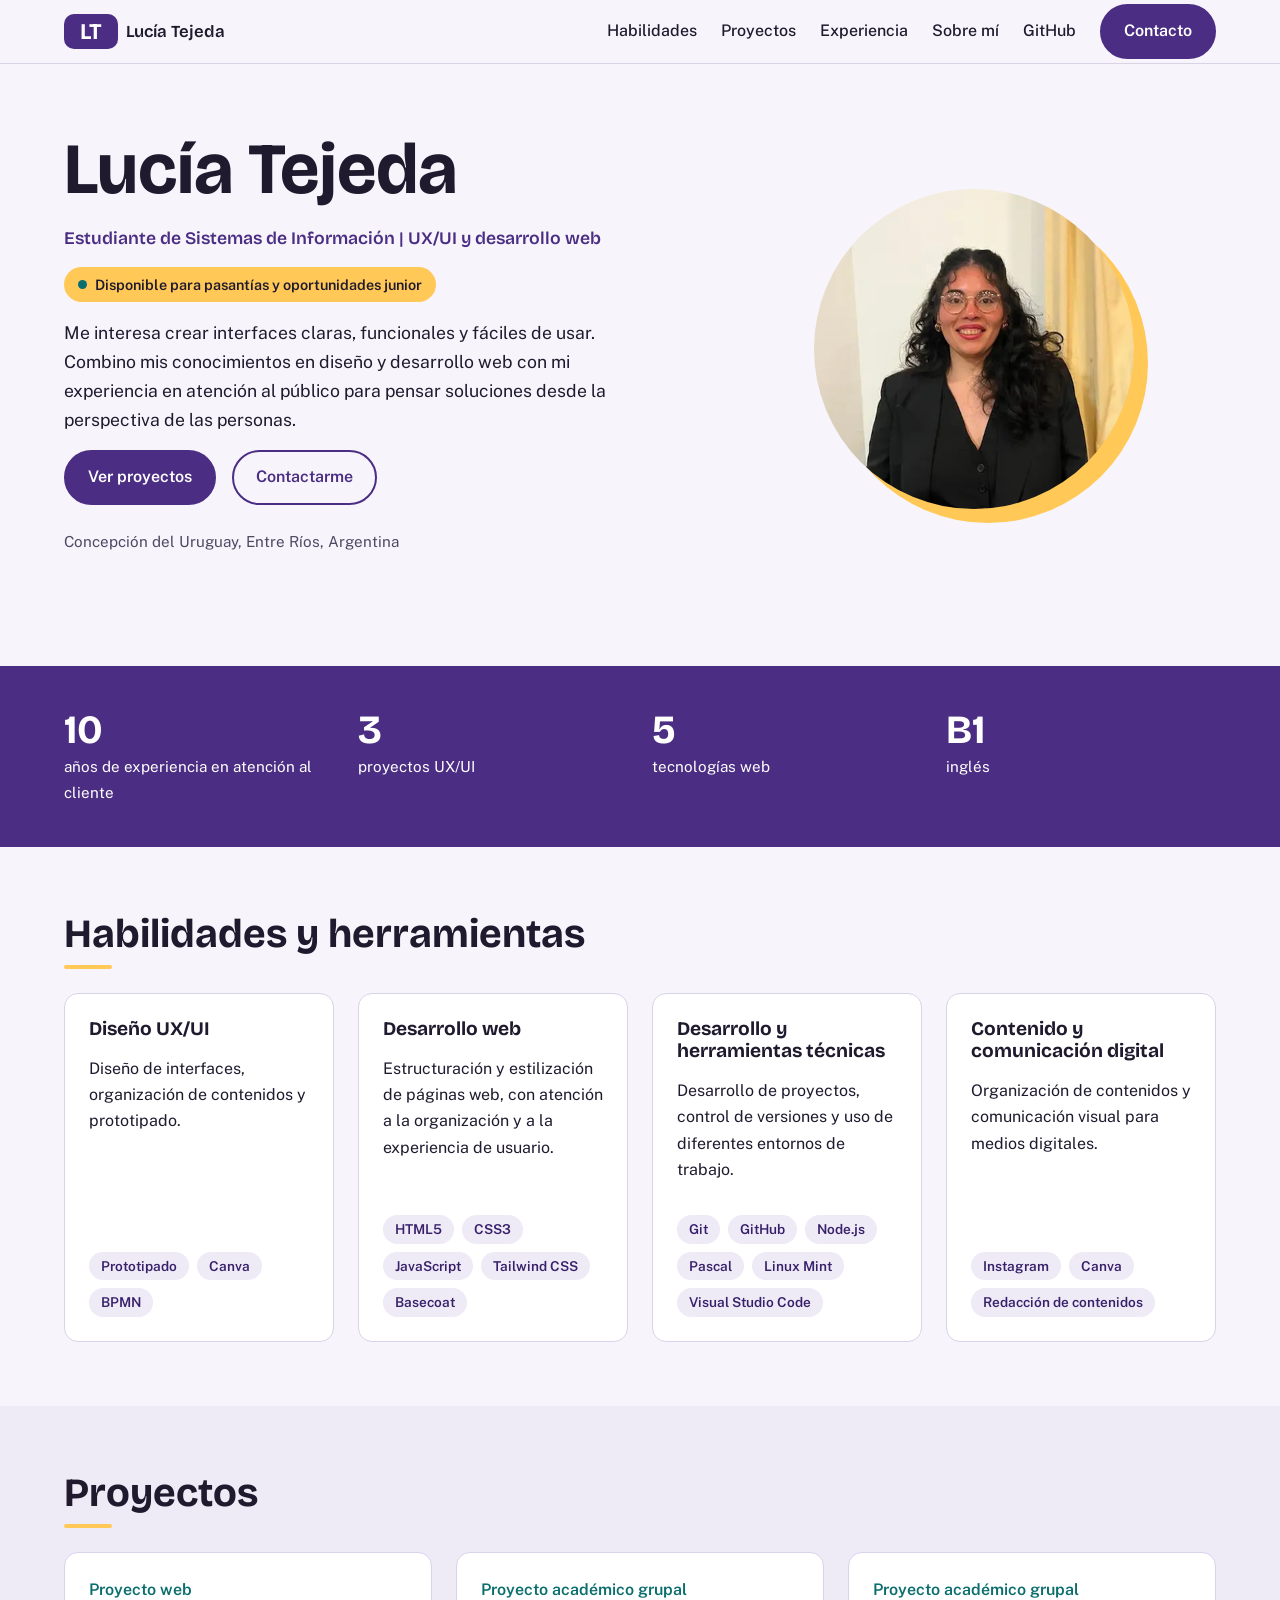
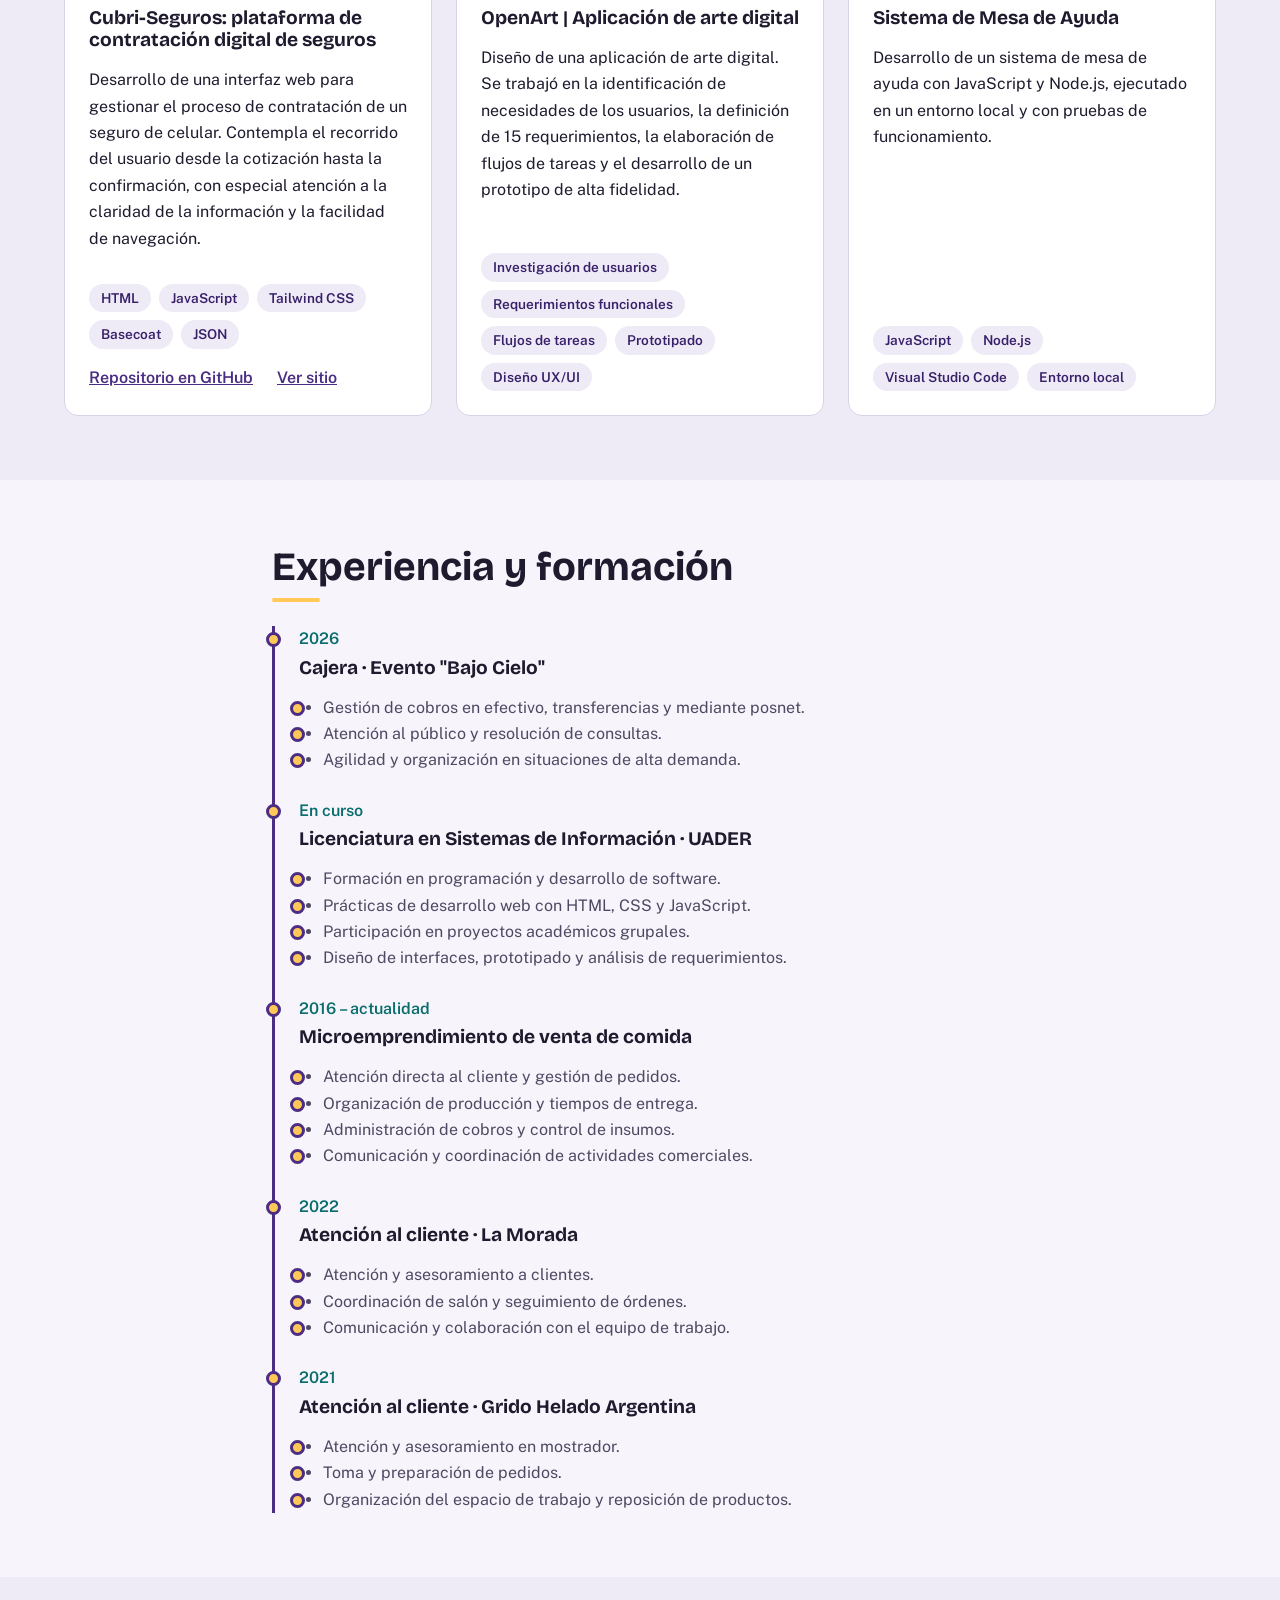
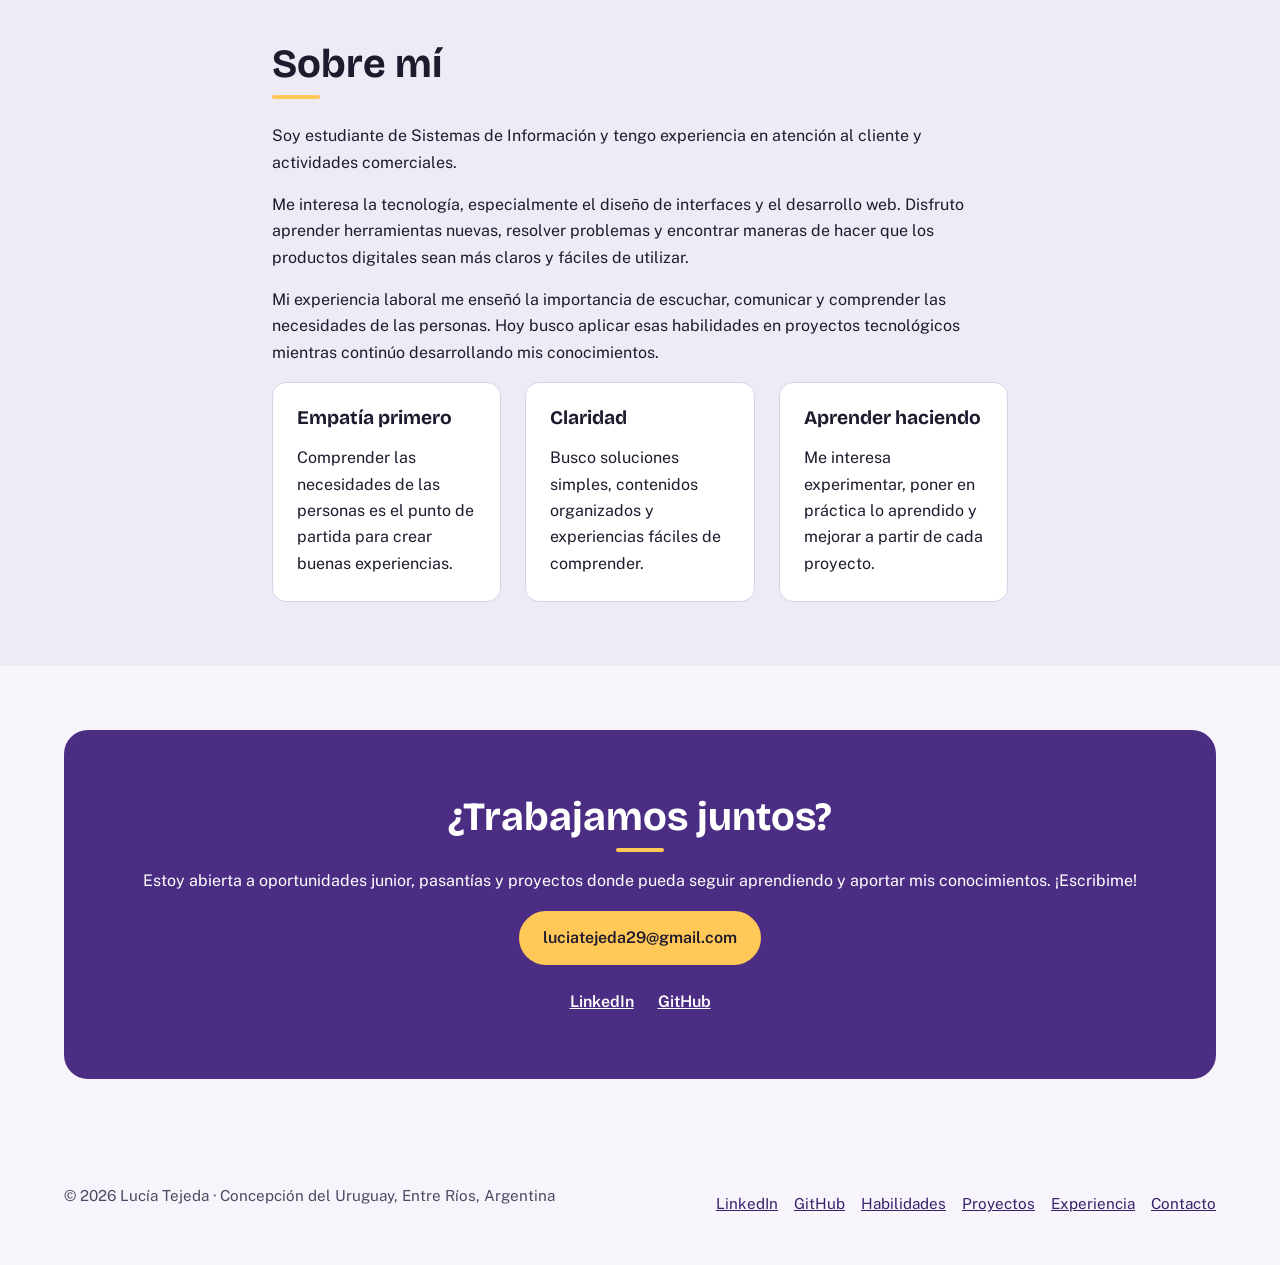
<file: index.html>
<!DOCTYPE html>
<html lang="es">
<head>
  <meta charset="UTF-8">
  <meta name="viewport" content="width=device-width, initial-scale=1">
  <title>Lucía Tejeda · Estudiante de Sistemas de Información | UX/UI y desarrollo web</title>
  <meta name="description" content="Portfolio de Lucía Tejeda, estudiante de Sistemas de Información. Interfaces claras, funcionales y fáciles de usar, con HTML, CSS y JavaScript.">
  <meta name="theme-color" content="#4B2E83">
  <meta property="og:type" content="website">
  <meta property="og:title" content="Lucía Tejeda · UX/UI y desarrollo web">
  <meta property="og:description" content="Portfolio de Lucía Tejeda, estudiante de Sistemas de Información. Interfaces claras, funcionales y fáciles de usar, con HTML, CSS y JavaScript.">
  <meta property="og:image" content="https://luciatejeda29-prog.github.io/portfolio-lucia/assets/img/og-image.png">
  <link rel="icon" href="assets/favicon.svg" type="image/svg+xml">
  <link rel="preconnect" href="https://fonts.googleapis.com">
  <link rel="preconnect" href="https://fonts.gstatic.com" crossorigin>
  <link href="https://fonts.googleapis.com/css2?family=Bricolage+Grotesque:wght@600;700&family=Public+Sans:wght@400;500;600&display=swap" rel="stylesheet">
  <link rel="stylesheet" href="css/styles.css">
</head>
<body>
  <a class="skip" href="#main">Saltar al contenido</a>

  <header class="site-header">
    <div class="wrap bar">
     <div class="brand"><a class="logo" href="#inicio" aria-label="Lucía Tejeda, ir al inicio">LT</a><span class="brand-name" aria-hidden="true">Lucía Tejeda</span></div>
      <button class="menu-btn" aria-expanded="false" aria-controls="menu" aria-label="Abrir menú">
        <span></span><span></span><span></span>
      </button>
      <nav id="menu" class="menu" aria-label="Principal">
        <ul>
          <li><a href="#habilidades">Habilidades</a></li>
          <li><a href="#proyectos">Proyectos</a></li>
          <li><a href="#experiencia">Experiencia</a></li>
          <li><a href="#sobre-mi">Sobre mí</a></li>
          <li><a href="https://github.com/luciatejeda29-prog" target="_blank" rel="noopener noreferrer">GitHub</a></li>
          <li><a class="btn btn-primary" href="#contacto">Contacto</a></li>
        </ul>
      </nav>
    </div>
  </header>

  <main id="main">
    <section id="inicio" class="hero">
      <div class="wrap hero-grid">
        <div>
    
          <h1>Lucía Tejeda</h1>
          <p class="role">Estudiante de Sistemas de Información | UX/UI y desarrollo web</p>
          <p class="badge"><span aria-hidden="true"></span>Disponible para pasantías y oportunidades junior</p>
          <p class="lead">Me interesa crear interfaces claras, funcionales y fáciles de usar. Combino mis conocimientos en diseño y desarrollo web con mi experiencia en atención al público para pensar soluciones desde la perspectiva de las personas.</p>
          <div class="actions">
            <a class="btn btn-primary" href="#proyectos">Ver proyectos</a>
            <a class="btn btn-secondary" href="#contacto">Contactarme</a>
          </div>
          <p class="meta">Concepción del Uruguay, Entre Ríos, Argentina</p>
        </div>
        <figure class="portrait">
          <img src="assets/img/lucia.webp" width="480" height="480" alt="Retrato de Lucía Tejeda: sonríe, usa anteojos y tiene el pelo oscuro y rizado.">
        </figure>
      </div>
    </section>

    <section class="stats" aria-label="Datos destacados">
      <div class="wrap stats-grid">
        <div class="stat"><strong>10</strong><span>años de experiencia en atención al cliente</span></div>
        <div class="stat"><strong>3</strong><span>proyectos UX/UI</span></div>
        <div class="stat"><strong>5</strong><span>tecnologías web</span></div>
        <div class="stat"><strong>B1</strong><span>inglés</span></div>
      </div>
    </section>

    <section id="habilidades" class="section">
      <div class="wrap">
        <h2>Habilidades y herramientas</h2>
        <div class="grid grid-4">
          <article class="card">
            <h3>Diseño UX/UI</h3>
            <p>Diseño de interfaces, organización de contenidos y prototipado.</p>
            <ul class="chips"><li>Prototipado</li><li>Canva</li><li>BPMN</li></ul>
          </article>
          <article class="card">
            <h3>Desarrollo web</h3>
            <p>Estructuración y estilización de páginas web, con atención a la organización y a la experiencia de usuario.</p>
            <ul class="chips"><li>HTML5</li><li>CSS3</li><li>JavaScript</li><li>Tailwind CSS</li><li>Basecoat</li></ul>
          </article>
          <article class="card">
            <h3>Desarrollo y herramientas técnicas</h3>
            <p>Desarrollo de proyectos, control de versiones y uso de diferentes entornos de trabajo.</p>
            <ul class="chips"><li>Git</li><li>GitHub</li><li>Node.js</li><li>Pascal</li><li>Linux Mint</li><li>Visual Studio Code</li></ul>
          </article>
          <article class="card">
            <h3>Contenido y comunicación digital</h3>
            <p>Organización de contenidos y comunicación visual para medios digitales.</p>
            <ul class="chips"><li>Instagram</li><li>Canva</li><li>Redacción de contenidos</li></ul>
          </article>
        </div>
      </div>
    </section>

    <section id="proyectos" class="section alt">
      <div class="wrap">
        <h2>Proyectos</h2>
        <div class="grid grid-3">
          <article class="card project">
            <p class="year">Proyecto web</p>
            <h3><a class="stretched" href="caso-estudio-seguros.html">Cubri-Seguros: plataforma de contratación digital de seguros</a></h3>
            <p>Desarrollo de una interfaz web para gestionar el proceso de contratación de un seguro de celular. Contempla el recorrido del usuario desde la cotización hasta la confirmación, con especial atención a la claridad de la información y la facilidad de navegación.</p>
            <ul class="chips"><li>HTML</li><li>JavaScript</li><li>Tailwind CSS</li><li>Basecoat</li><li>JSON</li></ul>
            <p class="proj-links">
              <a href="https://github.com/luciatejeda29-prog/cubri-seguros" target="_blank" rel="noopener noreferrer">Repositorio en GitHub</a>
              <a href="https://luciatejeda29-prog.github.io/cubri-seguros/" target="_blank" rel="noopener noreferrer">Ver sitio</a>
            </p>
          </article>
          <article class="card project">
            <p class="year">Proyecto académico grupal</p>
            <h3>OpenArt | Aplicación de arte digital</h3>
            <p>Diseño de una aplicación de arte digital. Se trabajó en la identificación de necesidades de los usuarios, la definición de 15 requerimientos, la elaboración de flujos de tareas y el desarrollo de un prototipo de alta fidelidad.</p>
            <ul class="chips"><li>Investigación de usuarios</li><li>Requerimientos funcionales</li><li>Flujos de tareas</li><li>Prototipado</li><li>Diseño UX/UI</li></ul>
          </article>
          <article class="card project">
            <p class="year">Proyecto académico grupal</p>
            <h3>Sistema de Mesa de Ayuda</h3>
            <p>Desarrollo de un sistema de mesa de ayuda con JavaScript y Node.js, ejecutado en un entorno local y con pruebas de funcionamiento.</p>
            <ul class="chips"><li>JavaScript</li><li>Node.js</li><li>Visual Studio Code</li><li>Entorno local</li></ul>
          </article>
        </div>
      </div>
    </section>

    <section id="experiencia" class="section">
      <div class="wrap narrow">
        <h2>Experiencia y formación</h2>
        <ol class="timeline">
          <li><p class="when">2026</p><h3>Cajera · Evento "Bajo Cielo"</h3>
            <ul><li>Gestión de cobros en efectivo, transferencias y mediante posnet.</li><li>Atención al público y resolución de consultas.</li><li>Agilidad y organización en situaciones de alta demanda.</li></ul></li>
          <li><p class="when">En curso</p><h3>Licenciatura en Sistemas de Información · UADER</h3>
            <ul><li>Formación en programación y desarrollo de software.</li><li>Prácticas de desarrollo web con HTML, CSS y JavaScript.</li><li>Participación en proyectos académicos grupales.</li><li>Diseño de interfaces, prototipado y análisis de requerimientos.</li></ul></li>
          <li><p class="when">2016 – actualidad</p><h3>Microemprendimiento de venta de comida</h3>
            <ul><li>Atención directa al cliente y gestión de pedidos.</li><li>Organización de producción y tiempos de entrega.</li><li>Administración de cobros y control de insumos.</li><li>Comunicación y coordinación de actividades comerciales.</li></ul></li>
          <li><p class="when">2022</p><h3>Atención al cliente · La Morada</h3>
            <ul><li>Atención y asesoramiento a clientes.</li><li>Coordinación de salón y seguimiento de órdenes.</li><li>Comunicación y colaboración con el equipo de trabajo.</li></ul></li>
          <li><p class="when">2021</p><h3>Atención al cliente · Grido Helado Argentina</h3>
            <ul><li>Atención y asesoramiento en mostrador.</li><li>Toma y preparación de pedidos.</li><li>Organización del espacio de trabajo y reposición de productos.</li></ul></li>
        </ol>
      </div>
    </section>

    <section id="sobre-mi" class="section alt">
      <div class="wrap narrow">
        <h2>Sobre mí</h2>
        <p>Soy estudiante de Sistemas de Información y tengo experiencia en atención al cliente y actividades comerciales.</p>
        <p>Me interesa la tecnología, especialmente el diseño de interfaces y el desarrollo web. Disfruto aprender herramientas nuevas, resolver problemas y encontrar maneras de hacer que los productos digitales sean más claros y fáciles de utilizar.</p>
        <p>Mi experiencia laboral me enseñó la importancia de escuchar, comunicar y comprender las necesidades de las personas. Hoy busco aplicar esas habilidades en proyectos tecnológicos mientras continúo desarrollando mis conocimientos.</p>
        <div class="grid grid-3">
          <article class="card"><h3>Empatía primero</h3><p>Comprender las necesidades de las personas es el punto de partida para crear buenas experiencias.</p></article>
          <article class="card"><h3>Claridad</h3><p>Busco soluciones simples, contenidos organizados y experiencias fáciles de comprender.</p></article>
          <article class="card"><h3>Aprender haciendo</h3><p>Me interesa experimentar, poner en práctica lo aprendido y mejorar a partir de cada proyecto.</p></article>
        </div>
      </div>
    </section>

    <section id="contacto" class="section">
      <div class="wrap contact">
        <h2>¿Trabajamos juntos?</h2>
        <p>Estoy abierta a oportunidades junior, pasantías y proyectos donde pueda seguir aprendiendo y aportar mis conocimientos. ¡Escribime!</p>
        <a class="btn btn-primary" href="mailto:luciatejeda29@gmail.com">luciatejeda29@gmail.com</a>
        <p class="links">
          <a href="https://www.linkedin.com/in/lucia-tejeda-38a52023b/" target="_blank" rel="noopener noreferrer">LinkedIn</a>
          <a href="https://github.com/luciatejeda29-prog" target="_blank" rel="noopener noreferrer">GitHub</a>
        </p>
      </div>
    </section>
  </main>

  <footer class="site-footer">
    <div class="wrap foot">
      <p>© 2026 Lucía Tejeda · Concepción del Uruguay, Entre Ríos, Argentina</p>
      <nav aria-label="Pie de página">
        <a href="https://www.linkedin.com/in/lucia-tejeda-38a52023b/" target="_blank" rel="noopener noreferrer">LinkedIn</a>
        <a href="https://github.com/luciatejeda29-prog" target="_blank" rel="noopener noreferrer">GitHub</a>
        <a href="#habilidades">Habilidades</a><a href="#proyectos">Proyectos</a><a href="#experiencia">Experiencia</a><a href="#contacto">Contacto</a>
      </nav>
    </div>
  </footer>
  <script src="js/main.js"></script>
</body>
</html>
</file>
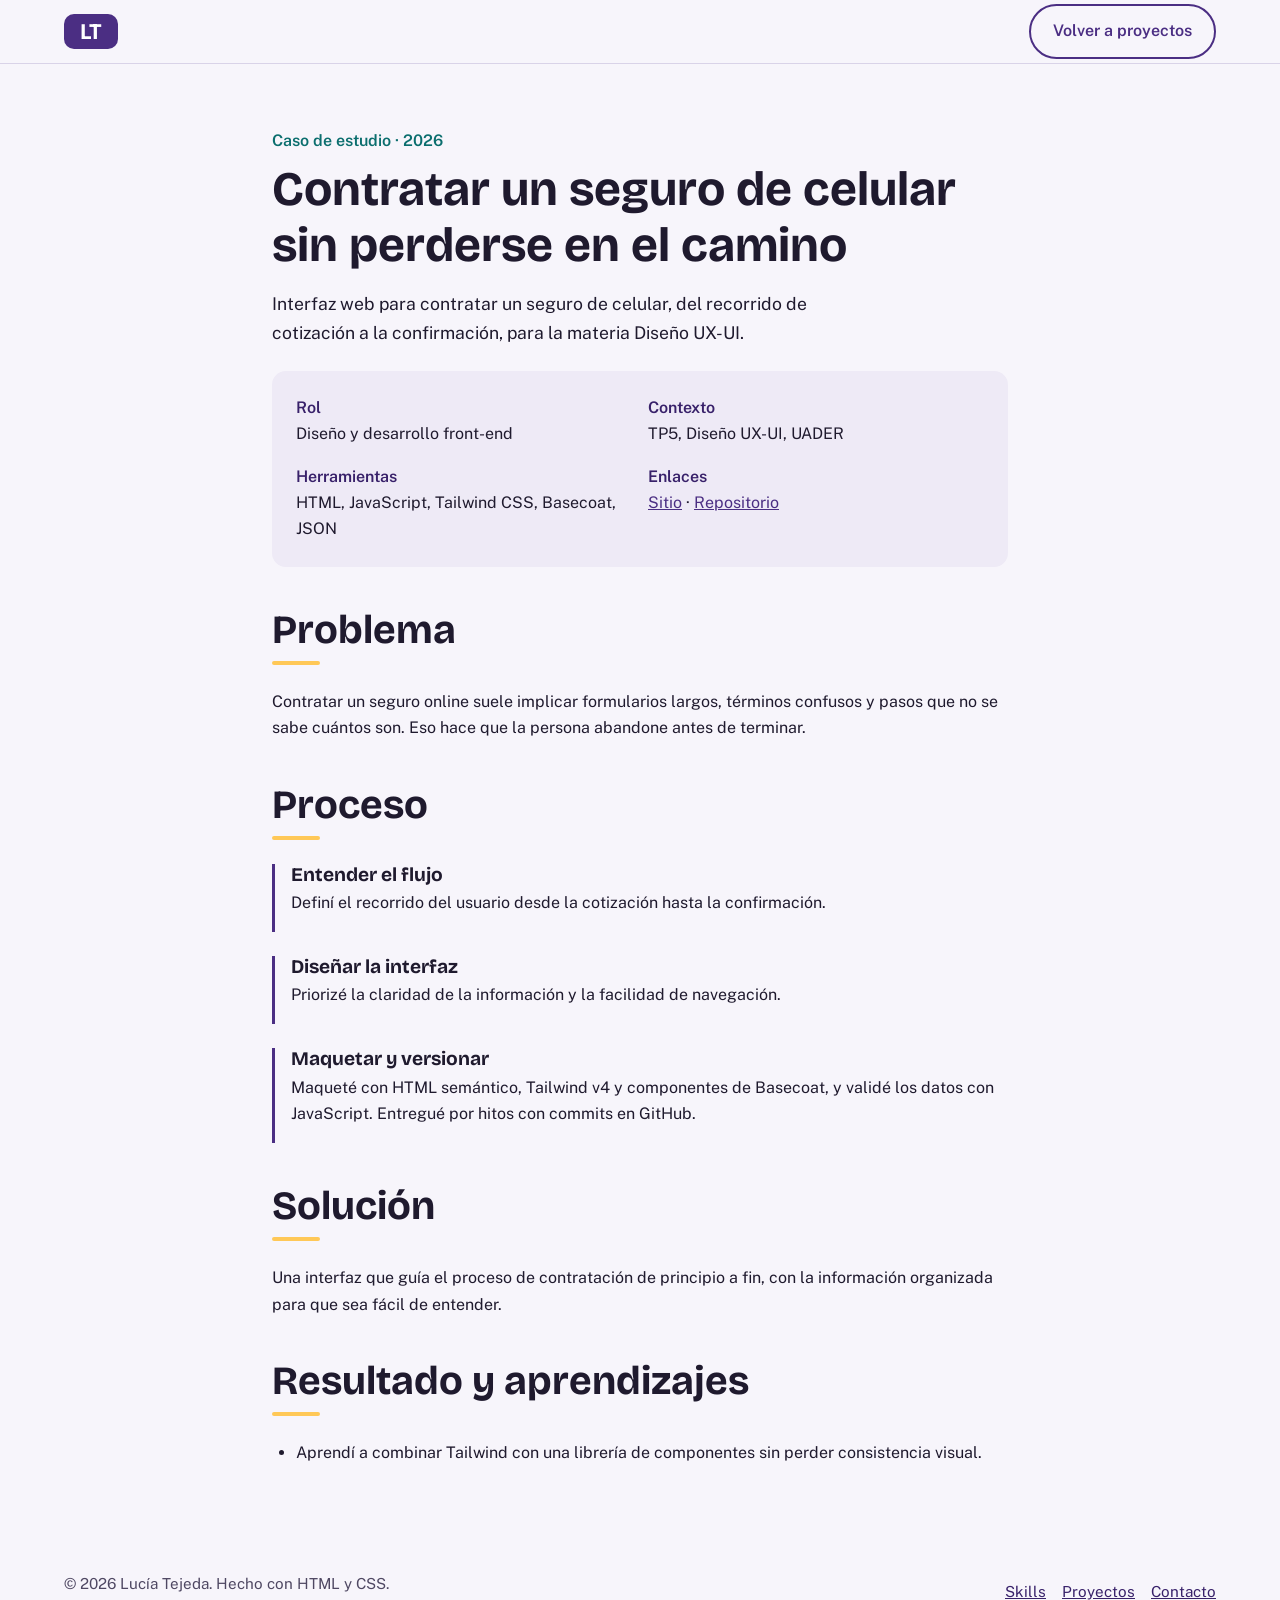
<file: caso-estudio-seguros (copia 1).html>
<!DOCTYPE html>
<html lang="es">
<head>
  <meta charset="UTF-8">
  <meta name="viewport" content="width=device-width, initial-scale=1">
  <title>Caso de estudio: contratación digital de un seguro de celular · Lucía Tejeda</title>
  <meta name="description" content="Caso de estudio UX/UI: rediseño del flujo para contratar online un seguro de celular, con HTML, Tailwind CSS y JavaScript.">
  <meta name="theme-color" content="#4B2E83">
  <meta property="og:type" content="article">
  <meta property="og:title" content="Contratación digital de un seguro de celular · Caso de estudio">
  <meta property="og:description" content="Del problema al resultado: un flujo de contratación claro, paso a paso.">
  <link rel="icon" href="assets/favicon.svg" type="image/svg+xml">
  <link rel="preconnect" href="https://fonts.googleapis.com">
  <link rel="preconnect" href="https://fonts.gstatic.com" crossorigin>
  <link href="https://fonts.googleapis.com/css2?family=Bricolage+Grotesque:wght@600;700&family=Public+Sans:wght@400;500;600&display=swap" rel="stylesheet">
  <link rel="stylesheet" href="css/styles.css">
</head>
<body>
  <a class="skip" href="#main">Saltar al contenido</a>

  <header class="site-header">
    <div class="wrap bar">
      <a class="logo" href="index.html" aria-label="Lucía Tejeda, volver al inicio">LT</a>
      <a class="btn btn-secondary" href="index.html#proyectos">Volver a proyectos</a>
    </div>
  </header>

  <main id="main">
    <article class="section">
      <div class="wrap narrow case">
        <p class="year">Caso de estudio · 2026</p>
        <h1>Contratar un seguro de celular sin perderse en el camino</h1>
        <p class="lead">Interfaz web para contratar un seguro de celular, del recorrido de cotización a la confirmación, para la materia Diseño UX-UI.</p>

        <dl class="facts">
          <div><dt>Rol</dt><dd>Diseño y desarrollo front-end</dd></div>
          <div><dt>Contexto</dt><dd>TP5, Diseño UX-UI, UADER</dd></div>
          <div><dt>Herramientas</dt><dd>HTML, JavaScript, Tailwind CSS, Basecoat, JSON</dd></div>
          <div><dt>Enlaces</dt><dd><a href="https://luciatejeda29-prog.github.io/cubri-seguros/" target="_blank" rel="noopener noreferrer">Sitio</a> · <a href="https://github.com/luciatejeda29-prog/cubri-seguros" target="_blank" rel="noopener noreferrer">Repositorio</a></dd></div>
        </dl>

        <h2>Problema</h2>
        <p>Contratar un seguro online suele implicar formularios largos, términos confusos y pasos que no se sabe cuántos son. Eso hace que la persona abandone antes de terminar.</p>

        <h2>Proceso</h2>
        <ul class="steps">
          <li><h3>Entender el flujo</h3><p>Definí el recorrido del usuario desde la cotización hasta la confirmación.</p></li>
          <li><h3>Diseñar la interfaz</h3><p>Priorizé la claridad de la información y la facilidad de navegación.</p></li>
          <li><h3>Maquetar y versionar</h3><p>Maqueté con HTML semántico, Tailwind v4 y componentes de Basecoat, y validé los datos con JavaScript. Entregué por hitos con commits en GitHub.</p></li>
        </ul>

        <h2>Solución</h2>
        <p>Una interfaz que guía el proceso de contratación de principio a fin, con la información organizada para que sea fácil de entender.</p>

        <h2>Resultado y aprendizajes</h2>
        <ul class="bullets">
          <li>Aprendí a combinar Tailwind con una librería de componentes sin perder consistencia visual.</li>
        </ul>
      </div>
    </article>
  </main>

  <footer class="site-footer">
    <div class="wrap foot">
      <p>© 2026 Lucía Tejeda. Hecho con HTML y CSS.</p>
      <nav aria-label="Pie de página">
        <a href="index.html#skills">Skills</a><a href="index.html#proyectos">Proyectos</a><a href="index.html#contacto">Contacto</a>
      </nav>
    </div>
  </footer>
</body>
</html>
</file>
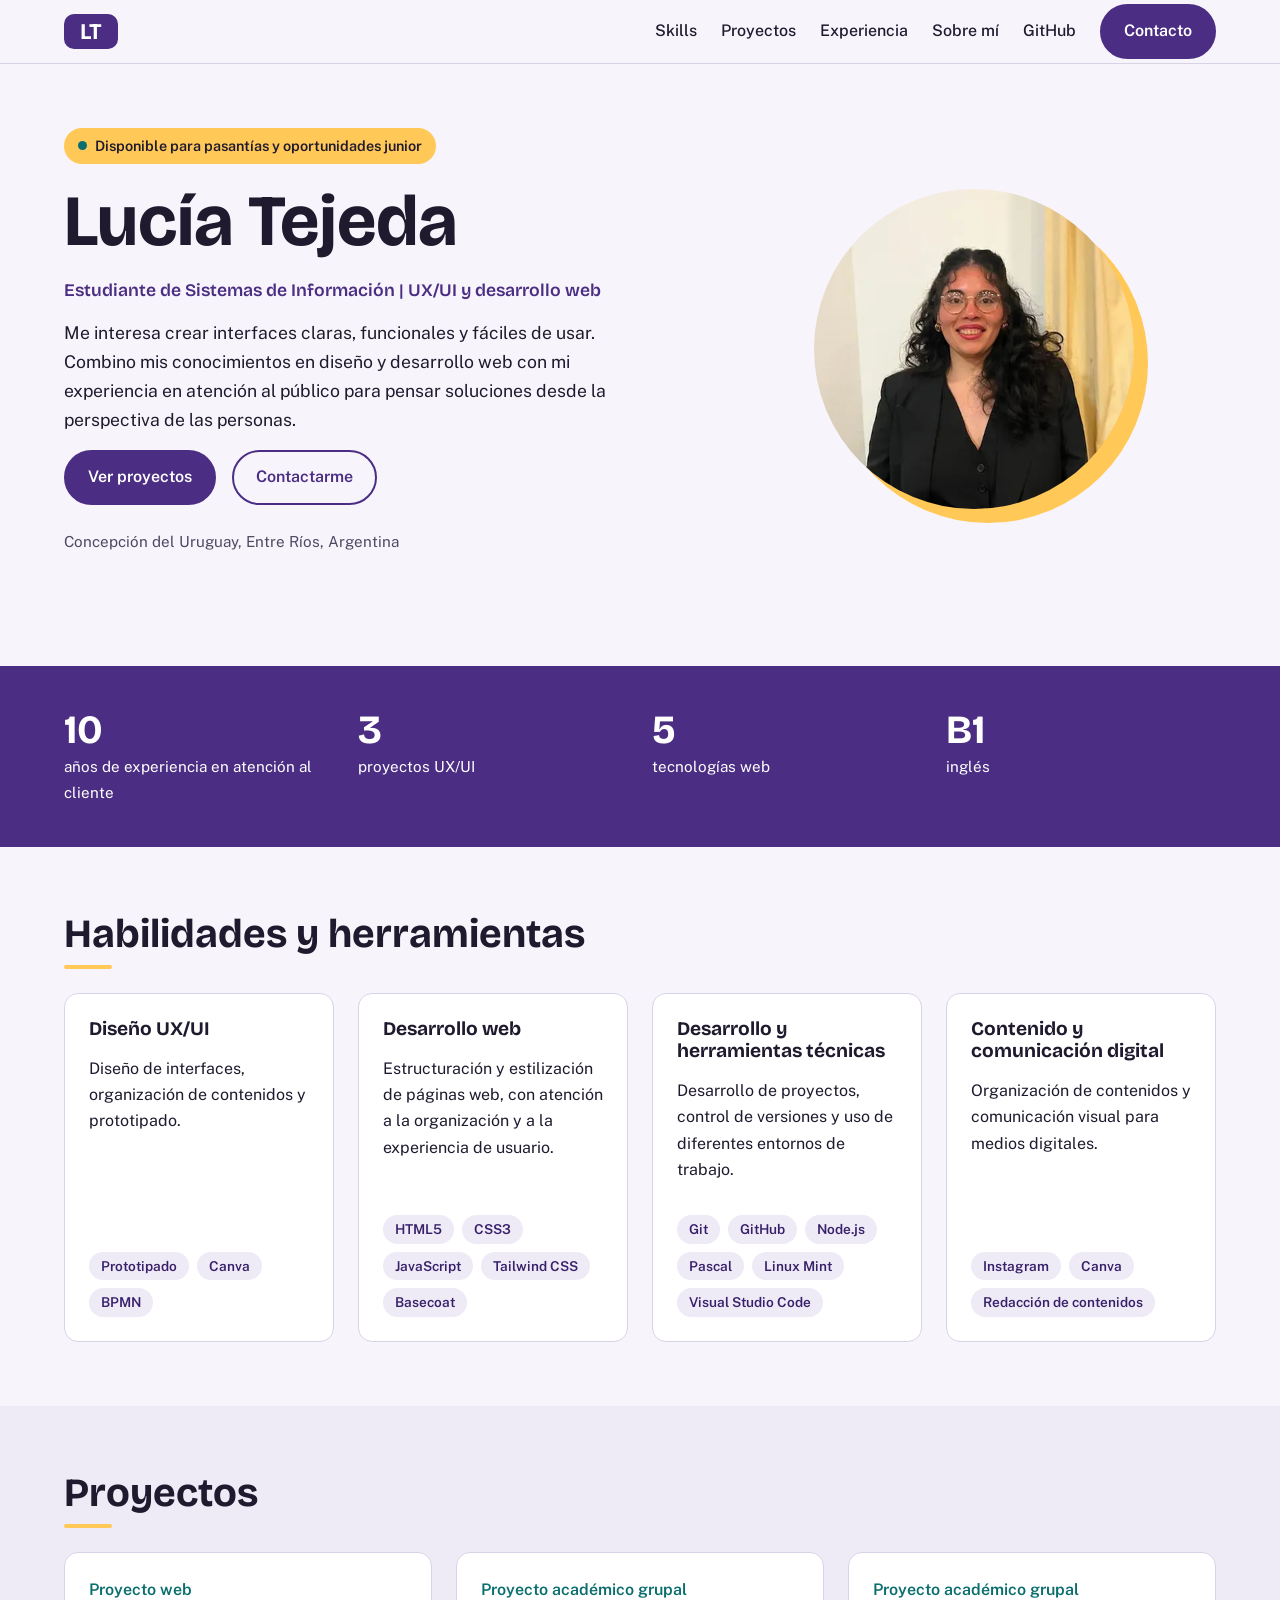
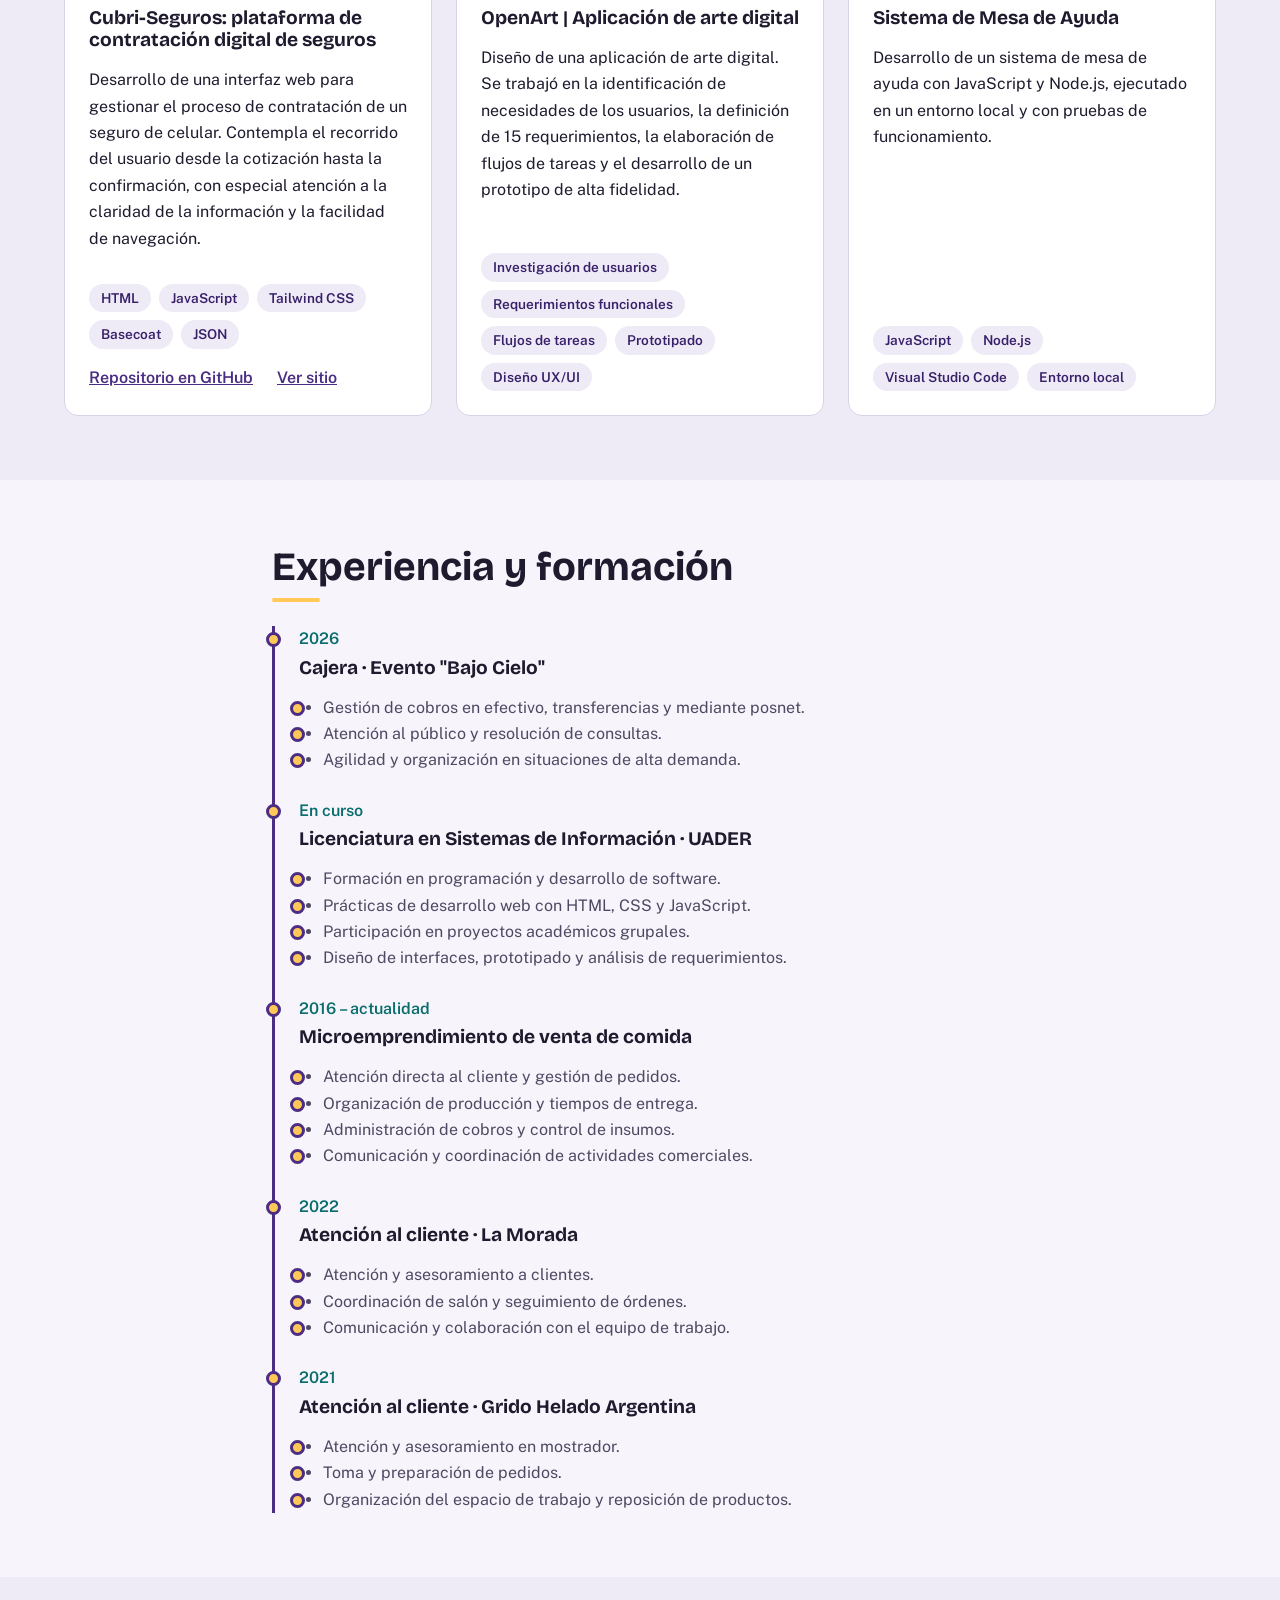
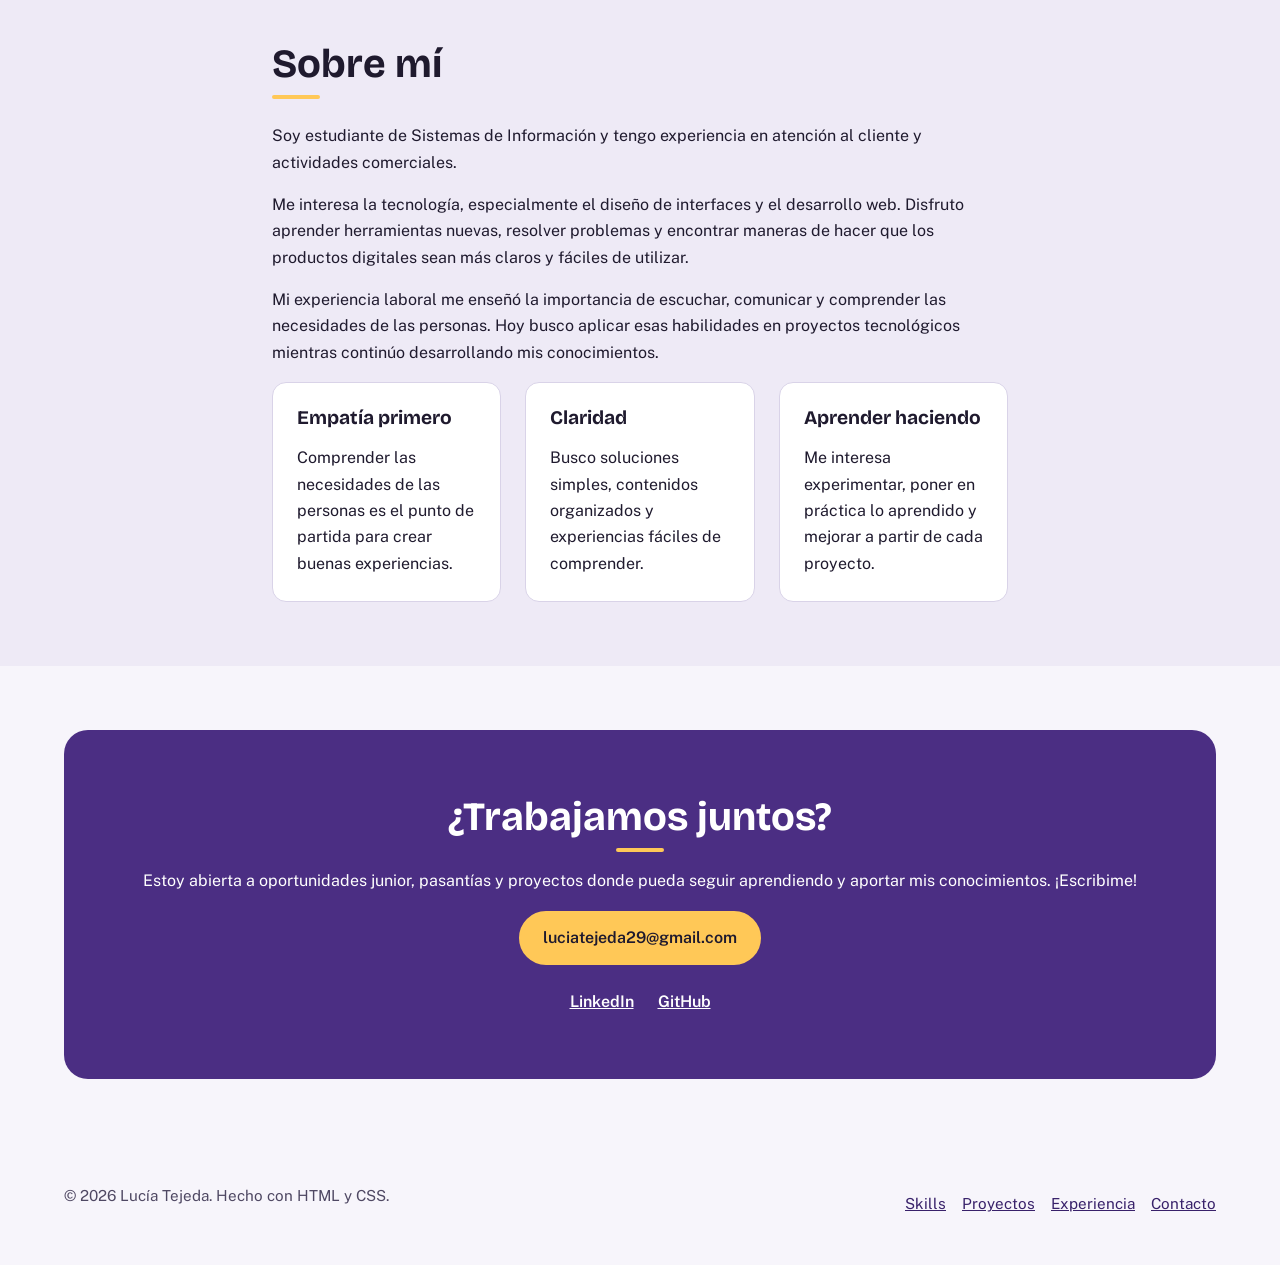
<file: index (copia 1).html>
<!DOCTYPE html>
<html lang="es">
<head>
  <meta charset="UTF-8">
  <meta name="viewport" content="width=device-width, initial-scale=1">
  <title>Lucía Tejeda · Estudiante de Sistemas de Información | UX/UI y desarrollo web</title>
  <meta name="description" content="Portfolio de Lucía Tejeda, estudiante de Sistemas de Información. Interfaces claras, funcionales y fáciles de usar, con HTML, CSS y JavaScript.">
  <meta name="theme-color" content="#4B2E83">
  <meta property="og:type" content="website">
  <meta property="og:title" content="Lucía Tejeda · UX/UI y desarrollo web">
  <meta property="og:description" content="Estudiante de Sistemas de Información. Interfaces pensadas desde la perspectiva de las personas.">
  <link rel="icon" href="assets/favicon.svg" type="image/svg+xml">
  <link rel="preconnect" href="https://fonts.googleapis.com">
  <link rel="preconnect" href="https://fonts.gstatic.com" crossorigin>
  <link href="https://fonts.googleapis.com/css2?family=Bricolage+Grotesque:wght@600;700&family=Public+Sans:wght@400;500;600&display=swap" rel="stylesheet">
  <link rel="stylesheet" href="css/styles.css">
</head>
<body>
  <a class="skip" href="#main">Saltar al contenido</a>

  <header class="site-header">
    <div class="wrap bar">
      <a class="logo" href="#inicio" aria-label="Lucía Tejeda, ir al inicio">LT</a>
      <button class="menu-btn" aria-expanded="false" aria-controls="menu" aria-label="Abrir menú">
        <span></span><span></span><span></span>
      </button>
      <nav id="menu" class="menu" aria-label="Principal">
        <ul>
          <li><a href="#skills">Skills</a></li>
          <li><a href="#proyectos">Proyectos</a></li>
          <li><a href="#experiencia">Experiencia</a></li>
          <li><a href="#sobre-mi">Sobre mí</a></li>
          <li><a href="https://github.com/luciatejeda29-prog" target="_blank" rel="noopener noreferrer">GitHub</a></li>
          <li><a class="btn btn-primary" href="#contacto">Contacto</a></li>
        </ul>
      </nav>
    </div>
  </header>

  <main id="main">
    <section id="inicio" class="hero">
      <div class="wrap hero-grid">
        <div>
          <p class="badge"><span aria-hidden="true"></span>Disponible para pasantías y oportunidades junior</p>
          <h1>Lucía Tejeda</h1>
          <p class="role">Estudiante de Sistemas de Información | UX/UI y desarrollo web</p>
          <p class="lead">Me interesa crear interfaces claras, funcionales y fáciles de usar. Combino mis conocimientos en diseño y desarrollo web con mi experiencia en atención al público para pensar soluciones desde la perspectiva de las personas.</p>
          <div class="actions">
            <a class="btn btn-primary" href="#proyectos">Ver proyectos</a>
            <a class="btn btn-secondary" href="#contacto">Contactarme</a>
          </div>
          <p class="meta">Concepción del Uruguay, Entre Ríos, Argentina</p>
        </div>
        <figure class="portrait">
          <img src="assets/img/lucia.webp" width="480" height="480" alt="Retrato de Lucía Tejeda: sonríe, usa anteojos y tiene el pelo oscuro y rizado.">
        </figure>
      </div>
    </section>

    <section class="stats" aria-label="Datos destacados">
      <div class="wrap stats-grid">
        <div class="stat"><strong>10</strong><span>años de experiencia en atención al cliente</span></div>
        <div class="stat"><strong>3</strong><span>proyectos UX/UI</span></div>
        <div class="stat"><strong>5</strong><span>tecnologías web</span></div>
        <div class="stat"><strong>B1</strong><span>inglés</span></div>
      </div>
    </section>

    <section id="skills" class="section">
      <div class="wrap">
        <h2>Habilidades y herramientas</h2>
        <div class="grid grid-4">
          <article class="card">
            <h3>Diseño UX/UI</h3>
            <p>Diseño de interfaces, organización de contenidos y prototipado.</p>
            <ul class="chips"><li>Prototipado</li><li>Canva</li><li>BPMN</li></ul>
          </article>
          <article class="card">
            <h3>Desarrollo web</h3>
            <p>Estructuración y estilización de páginas web, con atención a la organización y a la experiencia de usuario.</p>
            <ul class="chips"><li>HTML5</li><li>CSS3</li><li>JavaScript</li><li>Tailwind CSS</li><li>Basecoat</li></ul>
          </article>
          <article class="card">
            <h3>Desarrollo y herramientas técnicas</h3>
            <p>Desarrollo de proyectos, control de versiones y uso de diferentes entornos de trabajo.</p>
            <ul class="chips"><li>Git</li><li>GitHub</li><li>Node.js</li><li>Pascal</li><li>Linux Mint</li><li>Visual Studio Code</li></ul>
          </article>
          <article class="card">
            <h3>Contenido y comunicación digital</h3>
            <p>Organización de contenidos y comunicación visual para medios digitales.</p>
            <ul class="chips"><li>Instagram</li><li>Canva</li><li>Redacción de contenidos</li></ul>
          </article>
        </div>
      </div>
    </section>

    <section id="proyectos" class="section alt">
      <div class="wrap">
        <h2>Proyectos</h2>
        <div class="grid grid-3">
          <article class="card project">
            <p class="year">Proyecto web</p>
            <h3><a class="stretched" href="caso-estudio-seguros.html">Cubri-Seguros: plataforma de contratación digital de seguros</a></h3>
            <p>Desarrollo de una interfaz web para gestionar el proceso de contratación de un seguro de celular. Contempla el recorrido del usuario desde la cotización hasta la confirmación, con especial atención a la claridad de la información y la facilidad de navegación.</p>
            <ul class="chips"><li>HTML</li><li>JavaScript</li><li>Tailwind CSS</li><li>Basecoat</li><li>JSON</li></ul>
            <p class="proj-links">
              <a href="https://github.com/luciatejeda29-prog/cubri-seguros" target="_blank" rel="noopener noreferrer">Repositorio en GitHub</a>
              <a href="https://luciatejeda29-prog.github.io/cubri-seguros/" target="_blank" rel="noopener noreferrer">Ver sitio</a>
            </p>
          </article>
          <article class="card project">
            <p class="year">Proyecto académico grupal</p>
            <h3>OpenArt | Aplicación de arte digital</h3>
            <p>Diseño de una aplicación de arte digital. Se trabajó en la identificación de necesidades de los usuarios, la definición de 15 requerimientos, la elaboración de flujos de tareas y el desarrollo de un prototipo de alta fidelidad.</p>
            <ul class="chips"><li>Investigación de usuarios</li><li>Requerimientos funcionales</li><li>Flujos de tareas</li><li>Prototipado</li><li>Diseño UX/UI</li></ul>
          </article>
          <article class="card project">
            <p class="year">Proyecto académico grupal</p>
            <h3>Sistema de Mesa de Ayuda</h3>
            <p>Desarrollo de un sistema de mesa de ayuda con JavaScript y Node.js, ejecutado en un entorno local y con pruebas de funcionamiento.</p>
            <ul class="chips"><li>JavaScript</li><li>Node.js</li><li>Visual Studio Code</li><li>Entorno local</li></ul>
          </article>
        </div>
      </div>
    </section>

    <section id="experiencia" class="section">
      <div class="wrap narrow">
        <h2>Experiencia y formación</h2>
        <ol class="timeline">
          <li><p class="when">2026</p><h3>Cajera · Evento "Bajo Cielo"</h3>
            <ul><li>Gestión de cobros en efectivo, transferencias y mediante posnet.</li><li>Atención al público y resolución de consultas.</li><li>Agilidad y organización en situaciones de alta demanda.</li></ul></li>
          <li><p class="when">En curso</p><h3>Licenciatura en Sistemas de Información · UADER</h3>
            <ul><li>Formación en programación y desarrollo de software.</li><li>Prácticas de desarrollo web con HTML, CSS y JavaScript.</li><li>Participación en proyectos académicos grupales.</li><li>Diseño de interfaces, prototipado y análisis de requerimientos.</li></ul></li>
          <li><p class="when">2016 – actualidad</p><h3>Microemprendimiento de venta de comida</h3>
            <ul><li>Atención directa al cliente y gestión de pedidos.</li><li>Organización de producción y tiempos de entrega.</li><li>Administración de cobros y control de insumos.</li><li>Comunicación y coordinación de actividades comerciales.</li></ul></li>
          <li><p class="when">2022</p><h3>Atención al cliente · La Morada</h3>
            <ul><li>Atención y asesoramiento a clientes.</li><li>Coordinación de salón y seguimiento de órdenes.</li><li>Comunicación y colaboración con el equipo de trabajo.</li></ul></li>
          <li><p class="when">2021</p><h3>Atención al cliente · Grido Helado Argentina</h3>
            <ul><li>Atención y asesoramiento en mostrador.</li><li>Toma y preparación de pedidos.</li><li>Organización del espacio de trabajo y reposición de productos.</li></ul></li>
        </ol>
      </div>
    </section>

    <section id="sobre-mi" class="section alt">
      <div class="wrap narrow">
        <h2>Sobre mí</h2>
        <p>Soy estudiante de Sistemas de Información y tengo experiencia en atención al cliente y actividades comerciales.</p>
        <p>Me interesa la tecnología, especialmente el diseño de interfaces y el desarrollo web. Disfruto aprender herramientas nuevas, resolver problemas y encontrar maneras de hacer que los productos digitales sean más claros y fáciles de utilizar.</p>
        <p>Mi experiencia laboral me enseñó la importancia de escuchar, comunicar y comprender las necesidades de las personas. Hoy busco aplicar esas habilidades en proyectos tecnológicos mientras continúo desarrollando mis conocimientos.</p>
        <div class="grid grid-3">
          <article class="card"><h3>Empatía primero</h3><p>Comprender las necesidades de las personas es el punto de partida para crear buenas experiencias.</p></article>
          <article class="card"><h3>Claridad</h3><p>Busco soluciones simples, contenidos organizados y experiencias fáciles de comprender.</p></article>
          <article class="card"><h3>Aprender haciendo</h3><p>Me interesa experimentar, poner en práctica lo aprendido y mejorar a partir de cada proyecto.</p></article>
        </div>
      </div>
    </section>

    <section id="contacto" class="section">
      <div class="wrap contact">
        <h2>¿Trabajamos juntos?</h2>
        <p>Estoy abierta a oportunidades junior, pasantías y proyectos donde pueda seguir aprendiendo y aportar mis conocimientos. ¡Escribime!</p>
        <a class="btn btn-primary" href="mailto:luciatejeda29@gmail.com">luciatejeda29@gmail.com</a>
        <p class="links">
          <a href="https://www.linkedin.com/in/lucia-tejeda-38a52023b/" target="_blank" rel="noopener noreferrer">LinkedIn</a>
          <a href="https://github.com/luciatejeda29-prog" target="_blank" rel="noopener noreferrer">GitHub</a>
        </p>
      </div>
    </section>
  </main>

  <footer class="site-footer">
    <div class="wrap foot">
      <p>© 2026 Lucía Tejeda. Hecho con HTML y CSS.</p>
      <nav aria-label="Pie de página">
        <a href="#skills">Skills</a><a href="#proyectos">Proyectos</a><a href="#experiencia">Experiencia</a><a href="#contacto">Contacto</a>
      </nav>
    </div>
  </footer>
  <script src="js/main.js"></script>
</body>
</html>
</file>
<file: css/styles.css>
:root{
  --bg:#F7F5FB; --surface:#fff; --alt:#EEEAF6; --ink:#1F1A2E; --muted:#4F4863;
  --primary:#4B2E83; --primary-d:#38216A; --teal:#0B6E6E; --sun:#FFC857; --line:#D9D3E8;
  --font-h:"Bricolage Grotesque",system-ui,sans-serif; --font-b:"Public Sans",system-ui,sans-serif;
  --s1:4px; --s2:8px; --s3:16px; --s4:24px; --s5:40px; --s6:64px; --r:14px; --header:64px;
}
*,*::before,*::after{box-sizing:border-box}
html{scroll-behavior:smooth;scroll-padding-top:var(--header)}
section[id]{scroll-margin-top:var(--header)}
body{margin:0;background:var(--bg);color:var(--ink);font:400 1rem/1.65 var(--font-b)}
h1,h2,h3{font-family:var(--font-h);line-height:1.15;margin:0 0 var(--s3)}
h1{font-size:clamp(2.5rem,9vw,4.5rem)} h2{font-size:clamp(1.75rem,5vw,2.5rem);margin-bottom:var(--s4)} h3{font-size:1.2rem}
p{margin:0 0 var(--s3)} ul,ol{margin:0;padding:0;list-style:none}
img{max-width:100%;height:auto;display:block}
a{color:var(--primary)}
.wrap{width:min(100% - 2rem,72rem);margin-inline:auto} .narrow{max-width:46rem}
.section{padding:var(--s6) 0} .alt{background:var(--alt)}

:focus-visible{outline:3px solid var(--teal);outline-offset:3px;border-radius:4px}
.skip{position:absolute;left:var(--s3);top:-100px;background:var(--ink);color:#fff;padding:var(--s2) var(--s3);z-index:100;border-radius:8px}
.skip:focus{top:var(--s2)}

/* Header */
.site-header{position:sticky;top:0;z-index:50;background:rgba(247,245,251,.95);border-bottom:1px solid var(--line);height:var(--header)}
.bar{display:flex;align-items:center;justify-content:space-between;height:100%}
.logo{font:700 1.4rem var(--font-h);text-decoration:none;color:#fff;background:var(--primary);padding:var(--s1) var(--s3);border-radius:10px}
.menu-btn{background:none;border:0;padding:var(--s2);cursor:pointer;display:grid;gap:5px}
.menu-btn span{width:26px;height:3px;background:var(--ink);border-radius:2px;transition:transform .2s}
.menu{display:none;position:absolute;top:var(--header);left:0;right:0;background:var(--bg);border-bottom:1px solid var(--line);padding:var(--s3)}
.menu.open{display:block}
.menu ul{display:grid;gap:var(--s2)}
.menu a:not(.btn){display:block;padding:var(--s2) 0;color:var(--ink);text-decoration:none;font-weight:500}
.menu a:not(.btn):hover{color:var(--primary);text-decoration:underline}

/* Buttons */
.btn{display:inline-block;padding:12px 22px;border-radius:999px;font-weight:600;text-decoration:none;border:2px solid var(--primary);transition:background .2s,transform .1s}
.btn-primary{background:var(--primary);color:#fff} .btn-primary:hover{background:var(--primary-d)}
.btn-secondary{background:transparent;color:var(--primary)} .btn-secondary:hover{background:var(--alt)}
.btn:active{transform:scale(.97)}

/* Hero */
.hero{padding:var(--s5) 0 var(--s6)}
.hero-grid{display:grid;gap:var(--s5);align-items:center}
.badge{display:inline-flex;align-items:center;gap:var(--s2);background:var(--sun);color:var(--ink);font-weight:600;font-size:.9rem;padding:6px 14px;border-radius:999px}
.badge span{width:9px;height:9px;border-radius:50%;background:var(--teal)}
.role{font:600 1.25rem var(--font-h);color:var(--primary)}
.lead{font-size:1.1rem;max-width:34rem} .meta{color:var(--muted);font-size:.95rem;margin-top:var(--s4)}
.actions{display:flex;flex-wrap:wrap;gap:var(--s3)}
.portrait{margin:0;justify-self:center;width:min(100%,20rem);position:relative}
.portrait::before{content:"";position:absolute;inset:14px -14px -14px 14px;background:var(--sun);border-radius:50%}
.portrait img{position:relative;border-radius:50%;aspect-ratio:1;object-fit:cover;background:var(--alt)}

/* Stats */
.stats{background:var(--primary);color:#fff;padding:var(--s5) 0}
.stats-grid{display:grid;grid-template-columns:1fr 1fr;gap:var(--s4)}
.stat strong{display:block;font:700 2.5rem var(--font-h)} .stat span{font-size:.95rem}

/* Cards */
.grid{display:grid;gap:var(--s4)}
.card{background:var(--surface);border:1px solid var(--line);border-radius:var(--r);padding:var(--s4);position:relative;transition:transform .2s,box-shadow .2s}
.card:hover{transform:translateY(-4px);box-shadow:0 10px 24px rgba(75,46,131,.15)}
.card:active{transform:translateY(-1px)}
.card p:last-child{margin-bottom:0}
.chips{display:flex;flex-wrap:wrap;gap:var(--s2);margin-top:var(--s3)}
.chips li{background:var(--alt);color:var(--primary-d);font-size:.85rem;font-weight:600;padding:3px 12px;border-radius:999px}
.project .year{color:var(--teal);font-weight:600;margin-bottom:var(--s1)}
.project h3 a{color:var(--ink);text-decoration:none}
.stretched::after{content:"";position:absolute;inset:0;border-radius:var(--r)}
.stretched:focus-visible{outline:none} .card:has(.stretched:focus-visible){outline:3px solid var(--teal);outline-offset:3px}

/* Timeline */
.timeline{border-left:3px solid var(--primary);padding-left:var(--s4);display:grid;gap:var(--s4)}
.timeline li{position:relative}
.timeline li::before{content:"";position:absolute;left:calc(-1 * var(--s4) - 9px);top:6px;width:15px;height:15px;border-radius:50%;background:var(--sun);border:3px solid var(--primary)}
.when{font-weight:600;color:var(--teal);margin-bottom:var(--s1)}
.timeline ul{list-style:disc;padding-left:var(--s4);color:var(--muted)}

/* Contact + footer */
.contact{text-align:center;background:var(--primary);color:#fff;border-radius:24px;padding:var(--s6) var(--s3)}
.contact h2{margin-bottom:var(--s3)}
.contact .btn-primary{background:var(--sun);color:var(--ink);border-color:var(--sun);overflow-wrap:anywhere}
.contact .btn-primary:hover{background:#fff}
.contact .links{margin:var(--s4) 0 0;display:flex;justify-content:center;gap:var(--s4)}
.contact .links a{color:#fff;font-weight:600}
.site-footer{padding:var(--s5) 0;color:var(--muted);font-size:.95rem}
.foot{display:grid;gap:var(--s3)}
.foot nav{display:flex;flex-wrap:wrap;gap:var(--s3)}
.foot a{color:var(--primary-d)}

/* 768px */
@media (min-width:768px){
  .stats-grid{grid-template-columns:repeat(4,1fr)}
  .grid-3{grid-template-columns:repeat(3,1fr)} .grid-4{grid-template-columns:repeat(2,1fr)}
  .foot{grid-template-columns:1fr auto;align-items:center}
  .hero-grid{grid-template-columns:1.3fr 1fr}
}
/* Desktop: menú horizontal */
@media (min-width:960px){
  .menu-btn{display:none}
  .menu{display:block;position:static;background:none;border:0;padding:0}
  .menu ul{display:flex;align-items:center;gap:var(--s4)}
}
/* 1280px */
@media (min-width:1280px){
  .grid-4{grid-template-columns:repeat(4,1fr)}
  .hero{padding:var(--s6) 0 calc(var(--s6) * 1.5)}
}
@media (prefers-reduced-motion:reduce){
  html{scroll-behavior:auto}
  *{transition:none!important}
  .card:hover{transform:none}
}

/* Caso de estudio */
.case h1{font-size:clamp(2rem,6vw,3rem)}
.case h2{margin-top:var(--s5)}
.case .year{color:var(--teal);font-weight:600;margin-bottom:var(--s2)}
.facts{display:grid;gap:var(--s3);margin:var(--s4) 0;padding:var(--s4);background:var(--alt);border-radius:var(--r)}
.facts dt{font-weight:600;color:var(--primary-d)} .facts dd{margin:0}
.steps{display:grid;gap:var(--s4)}
.steps li{border-left:3px solid var(--primary);padding-left:var(--s3)}
.steps h3{margin-bottom:var(--s1)}
.bullets{list-style:disc;padding-left:var(--s4);display:grid;gap:var(--s2)}
@media (min-width:768px){.facts{grid-template-columns:1fr 1fr}}

/* Detalles sutiles */
h2::after{content:"";display:block;width:48px;height:4px;margin-top:var(--s2);background:var(--sun);border-radius:2px}
.contact h2::after{margin-inline:auto}
.card{display:flex;flex-direction:column}
.card .chips{margin-top:auto;padding-top:var(--s3)}
.proj-links{display:flex;flex-wrap:wrap;gap:var(--s2) var(--s4);margin:var(--s3) 0 0}
.proj-links a{position:relative;z-index:1;font-weight:600}
.role{font-size:1.1rem;line-height:1.35}
.brand{display:flex;align-items:center;gap:var(--s2)}
.brand-name{font:600 1.05rem var(--font-h)}
</file>
